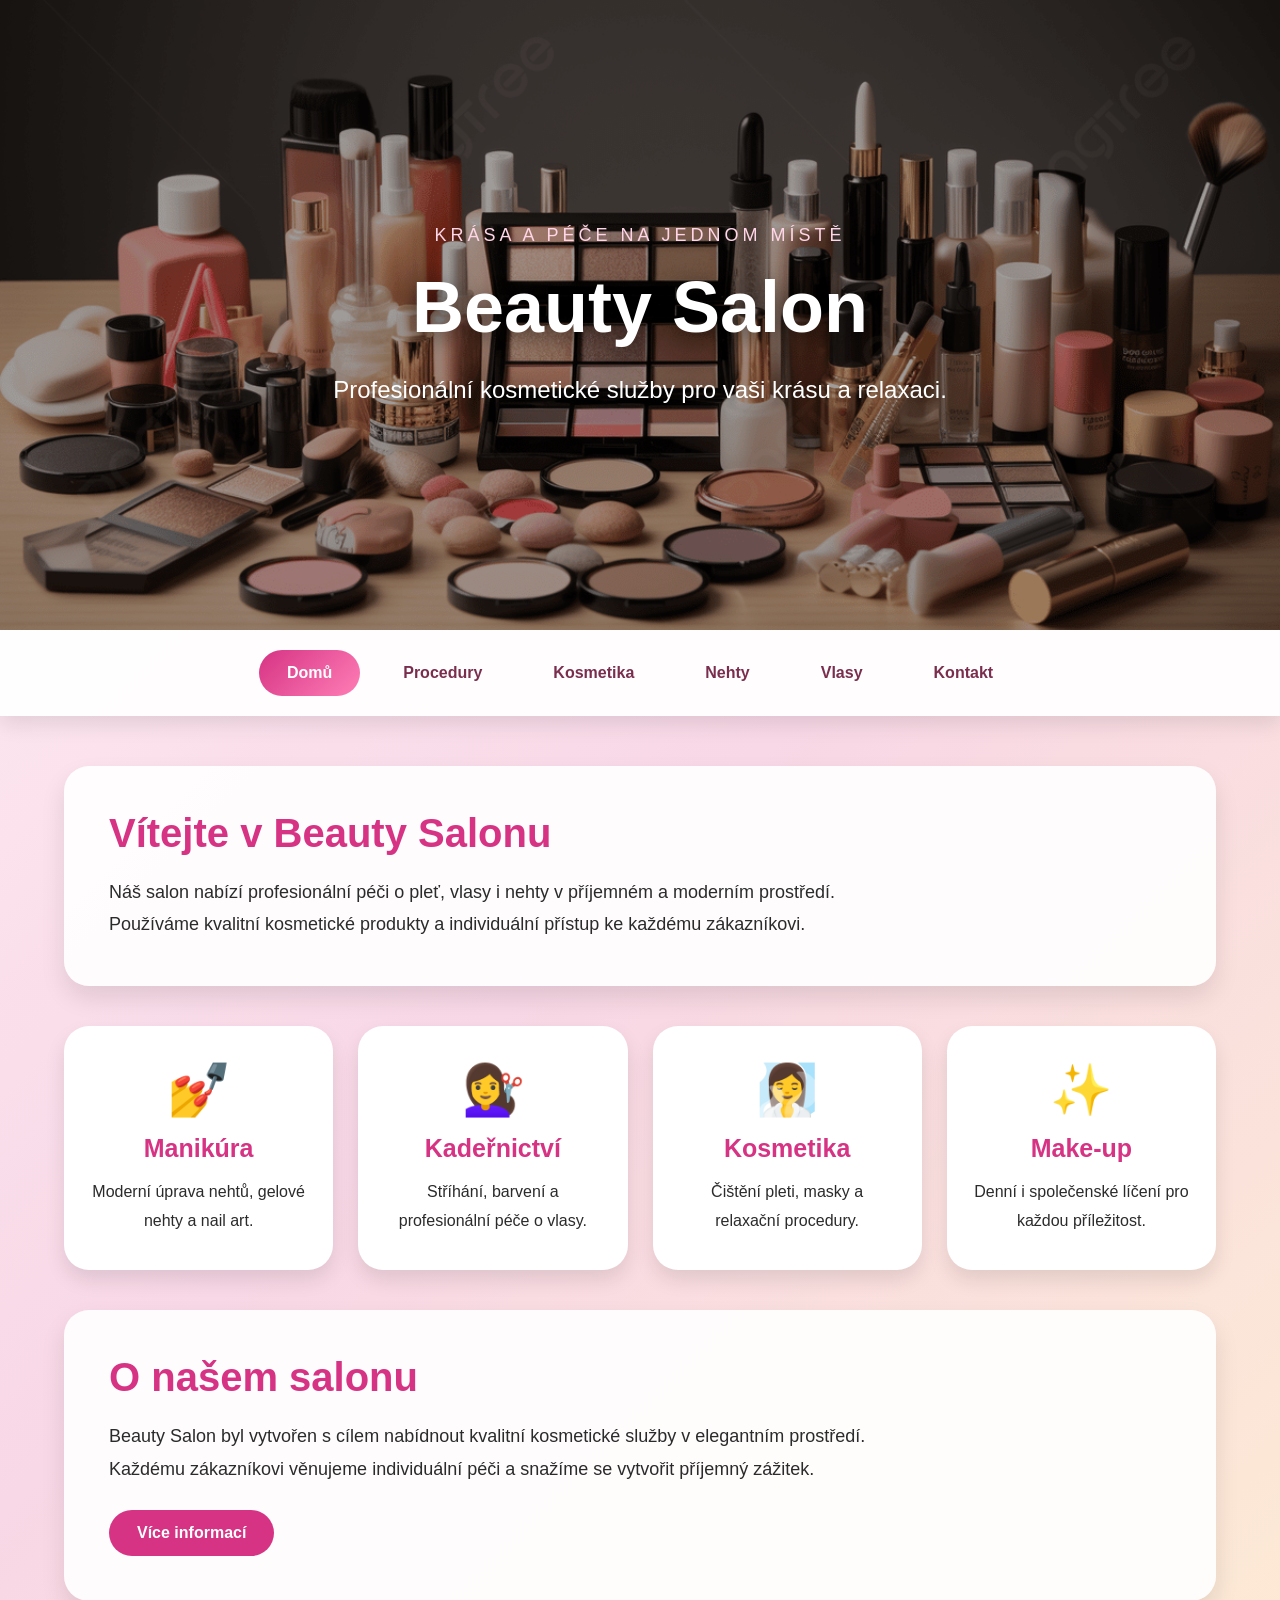
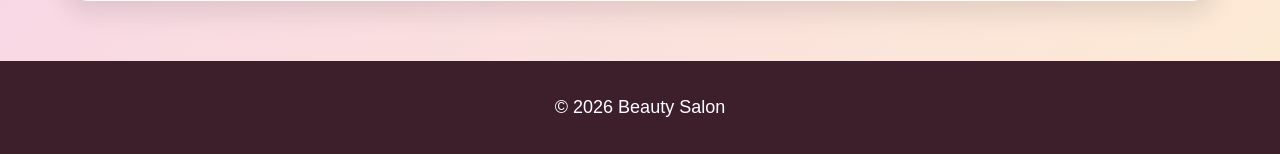
<file: index.html>
<!DOCTYPE html>
<html lang="cs">
<head>
    <meta charset="UTF-8">
    <meta name="viewport" content="width=device-width, initial-scale=1.0">
    <title>Beauty Salon</title>
    <link rel="stylesheet" href="css/index.css">
</head>
<body>

<header class="hero">

    <img src="images/kosmetikanahore.jpg" alt="Beauty Salon">

    <div class="overlay"></div>

    <div class="hero-text">
        <p class="small-title">Krása a péče na jednom místě</p>
        <h1>Beauty Salon</h1>
        <p class="hero-desc">
            Profesionální kosmetické služby pro vaši krásu a relaxaci.
        </p>
    </div>

</header>

<nav>
    <a href="index.html" class="active">Domů</a>
    <a href="procedury.html">Procedury</a>
    <a href="kosmetika.html">Kosmetika</a>
    <a href="nehty.html">Nehty</a>
    <a href="vlasy.html">Vlasy</a>
    <a href="kontakt.html">Kontakt</a>
</nav>

<main>

<section class="intro">

    <h2>Vítejte v Beauty Salonu</h2>

    <p>
        Náš salon nabízí profesionální péči o pleť, vlasy i nehty
        v příjemném a moderním prostředí.
    </p>

    <p>
        Používáme kvalitní kosmetické produkty a individuální přístup
        ke každému zákazníkovi.
    </p>

</section>

<section class="cards">

    <div class="card">
        <span>💅</span>
        <h3>Manikúra</h3>
        <p>Moderní úprava nehtů, gelové nehty a nail art.</p>
    </div>

    <div class="card">
        <span>💇‍♀️</span>
        <h3>Kadeřnictví</h3>
        <p>Stříhání, barvení a profesionální péče o vlasy.</p>
    </div>

    <div class="card">
        <span>🧖‍♀️</span>
        <h3>Kosmetika</h3>
        <p>Čištění pleti, masky a relaxační procedury.</p>
    </div>

    <div class="card">
        <span>✨</span>
        <h3>Make-up</h3>
        <p>Denní i společenské líčení pro každou příležitost.</p>
    </div>

</section>

<section class="history">

    <h2>O našem salonu</h2>

    <p>
        Beauty Salon byl vytvořen s cílem nabídnout kvalitní kosmetické
        služby v elegantním prostředí.
    </p>

    <p>
        Každému zákazníkovi věnujeme individuální péči a snažíme se
        vytvořit příjemný zážitek.
    </p>

    <a href="o-salonu.html" class="more-btn">Více informací</a>

</section>

</main>

<footer>
    <p>© 2026 Beauty Salon</p>
</footer>

</body>
</html>
</file>
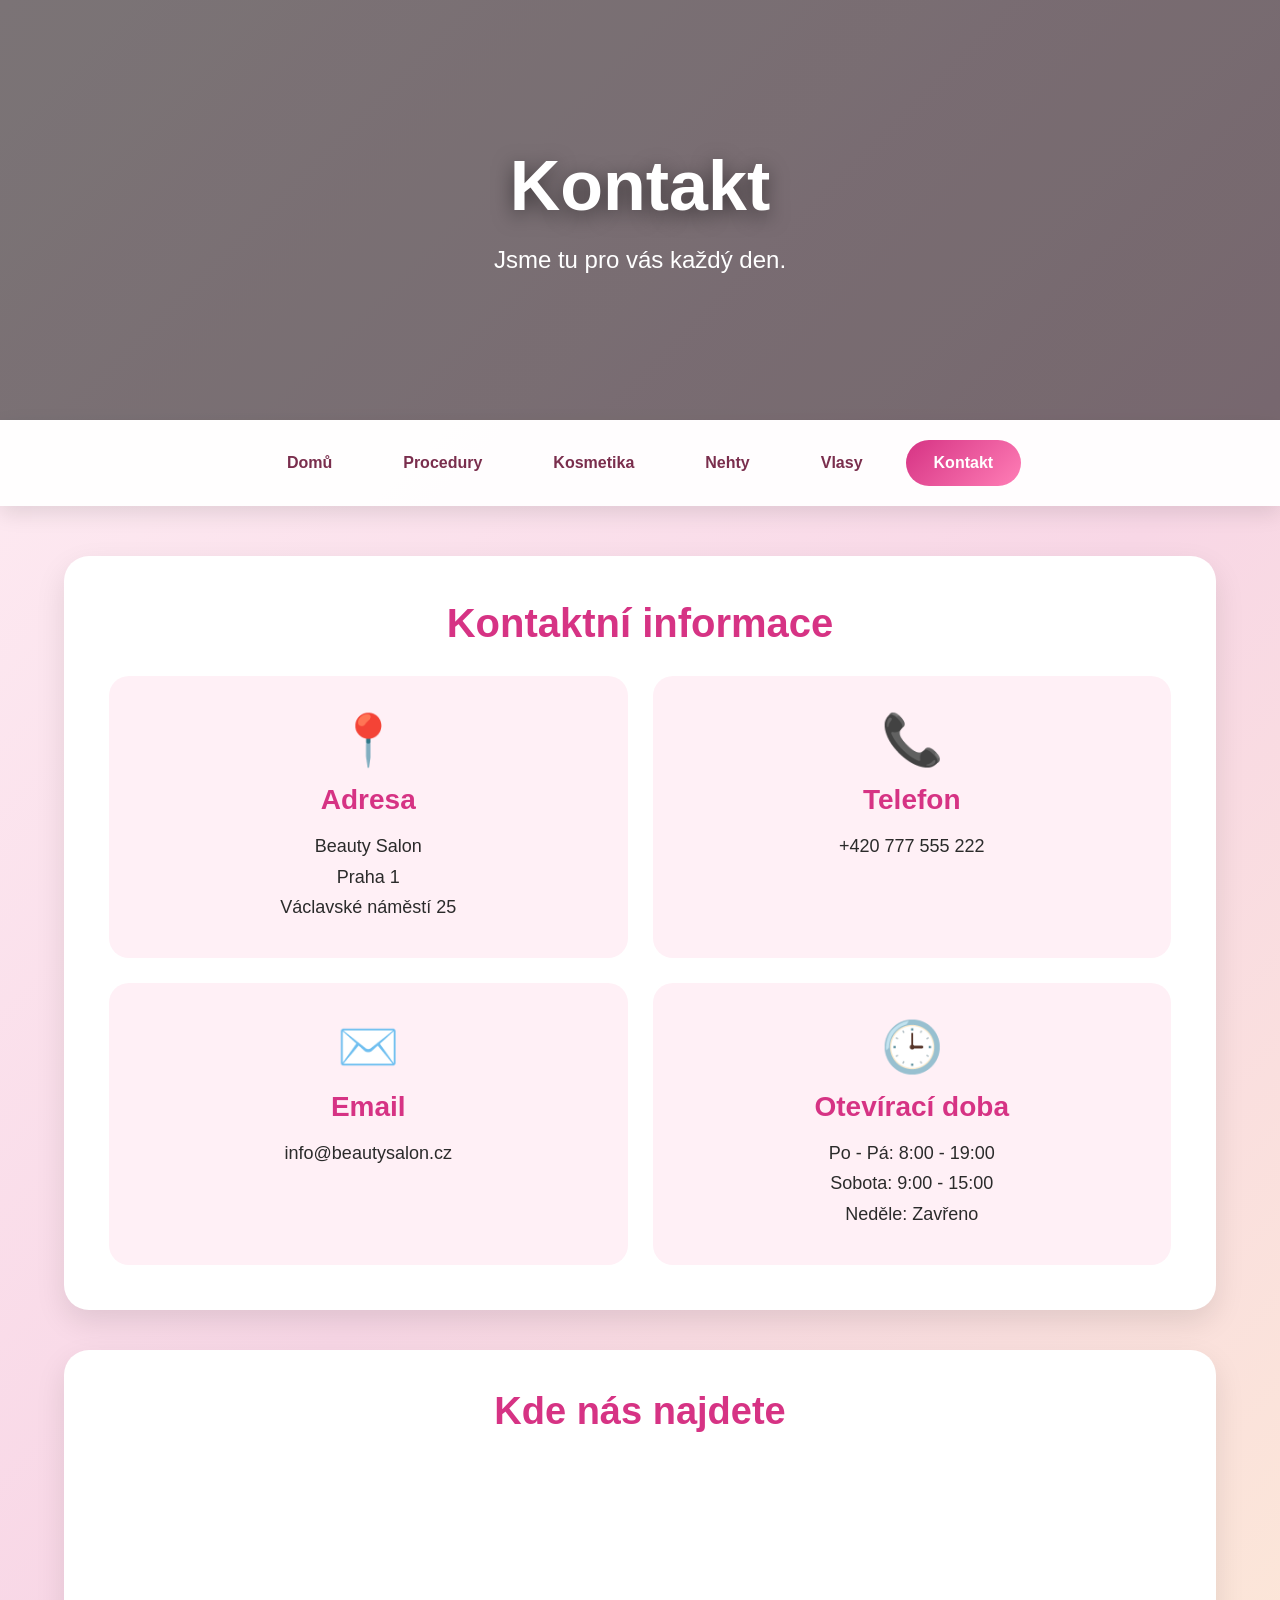
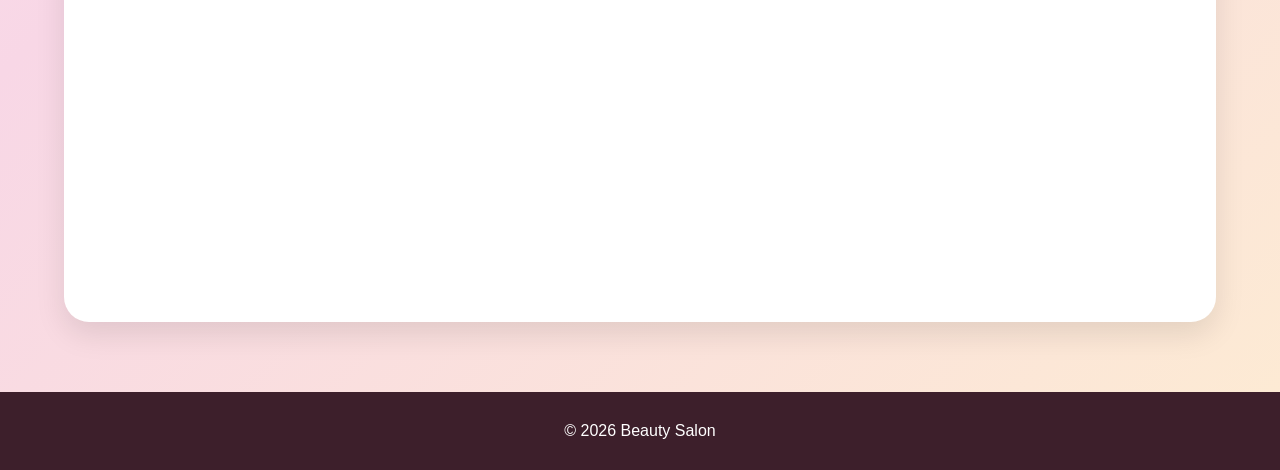
<file: kontakt.html>
<!DOCTYPE html>
<html lang="cs">
<head>
    <meta charset="UTF-8">
    <meta name="viewport" content="width=device-width, initial-scale=1.0">
    <title>Kontakt | Beauty Salon</title>

    <link rel="stylesheet" href="css/kontakt.css">
</head>

<body>

<header>

    <div class="overlay"></div>

    <div class="hero-text">

        <h1>Kontakt</h1>

        <p>
            Jsme tu pro vás každý den.
        </p>

    </div>

</header>

<nav>

    <a href="index.html">Domů</a>

    <a href="procedury.html">Procedury</a>

    <a href="kosmetika.html">Kosmetika</a>

    <a href="nehty.html">Nehty</a>

    <a href="vlasy.html">Vlasy</a>

    <a href="kontakt.html" class="active">Kontakt</a>

</nav>

<main>

<section class="contact-box">

    <h2>Kontaktní informace</h2>

    <div class="contact-grid">

        <div class="info">

            <span>📍</span>

            <h3>Adresa</h3>

            <p>
                Beauty Salon<br>
                Praha 1<br>
                Václavské náměstí 25
            </p>

        </div>

        <div class="info">

            <span>📞</span>

            <h3>Telefon</h3>

            <p>
                +420 777 555 222
            </p>

        </div>

        <div class="info">

            <span>✉️</span>

            <h3>Email</h3>

            <p>
                info@beautysalon.cz
            </p>

        </div>

        <div class="info">

            <span>🕒</span>

            <h3>Otevírací doba</h3>

            <p>
                Po - Pá: 8:00 - 19:00<br>
                Sobota: 9:00 - 15:00<br>
                Neděle: Zavřeno
            </p>

        </div>

    </div>

</section>

<section class="map">

    <h2>Kde nás najdete</h2>

    <iframe 
        src="https://www.google.com/maps/embed?pb=!1m18!1m12!1m3!1d2563.8884728633877!2d14.423278!3d50.081111!2m3!1f0!2f0!3f0!3m2!1i1024!2i768!4f13.1!3m3!1m2!1s0x470b94ecf0d6f3df%3A0x7c3d5e5c9f7f8f2f!2sV%C3%A1clavsk%C3%A9%20n%C3%A1m.%2C%20Praha!5e0!3m2!1scs!2scz!4v1710000000000"
        allowfullscreen=""
        loading="lazy">
    </iframe>

</section>

</main>

<footer>

    <p>
        © 2026 Beauty Salon
    </p>

</footer>

</body>
</html>
</file>
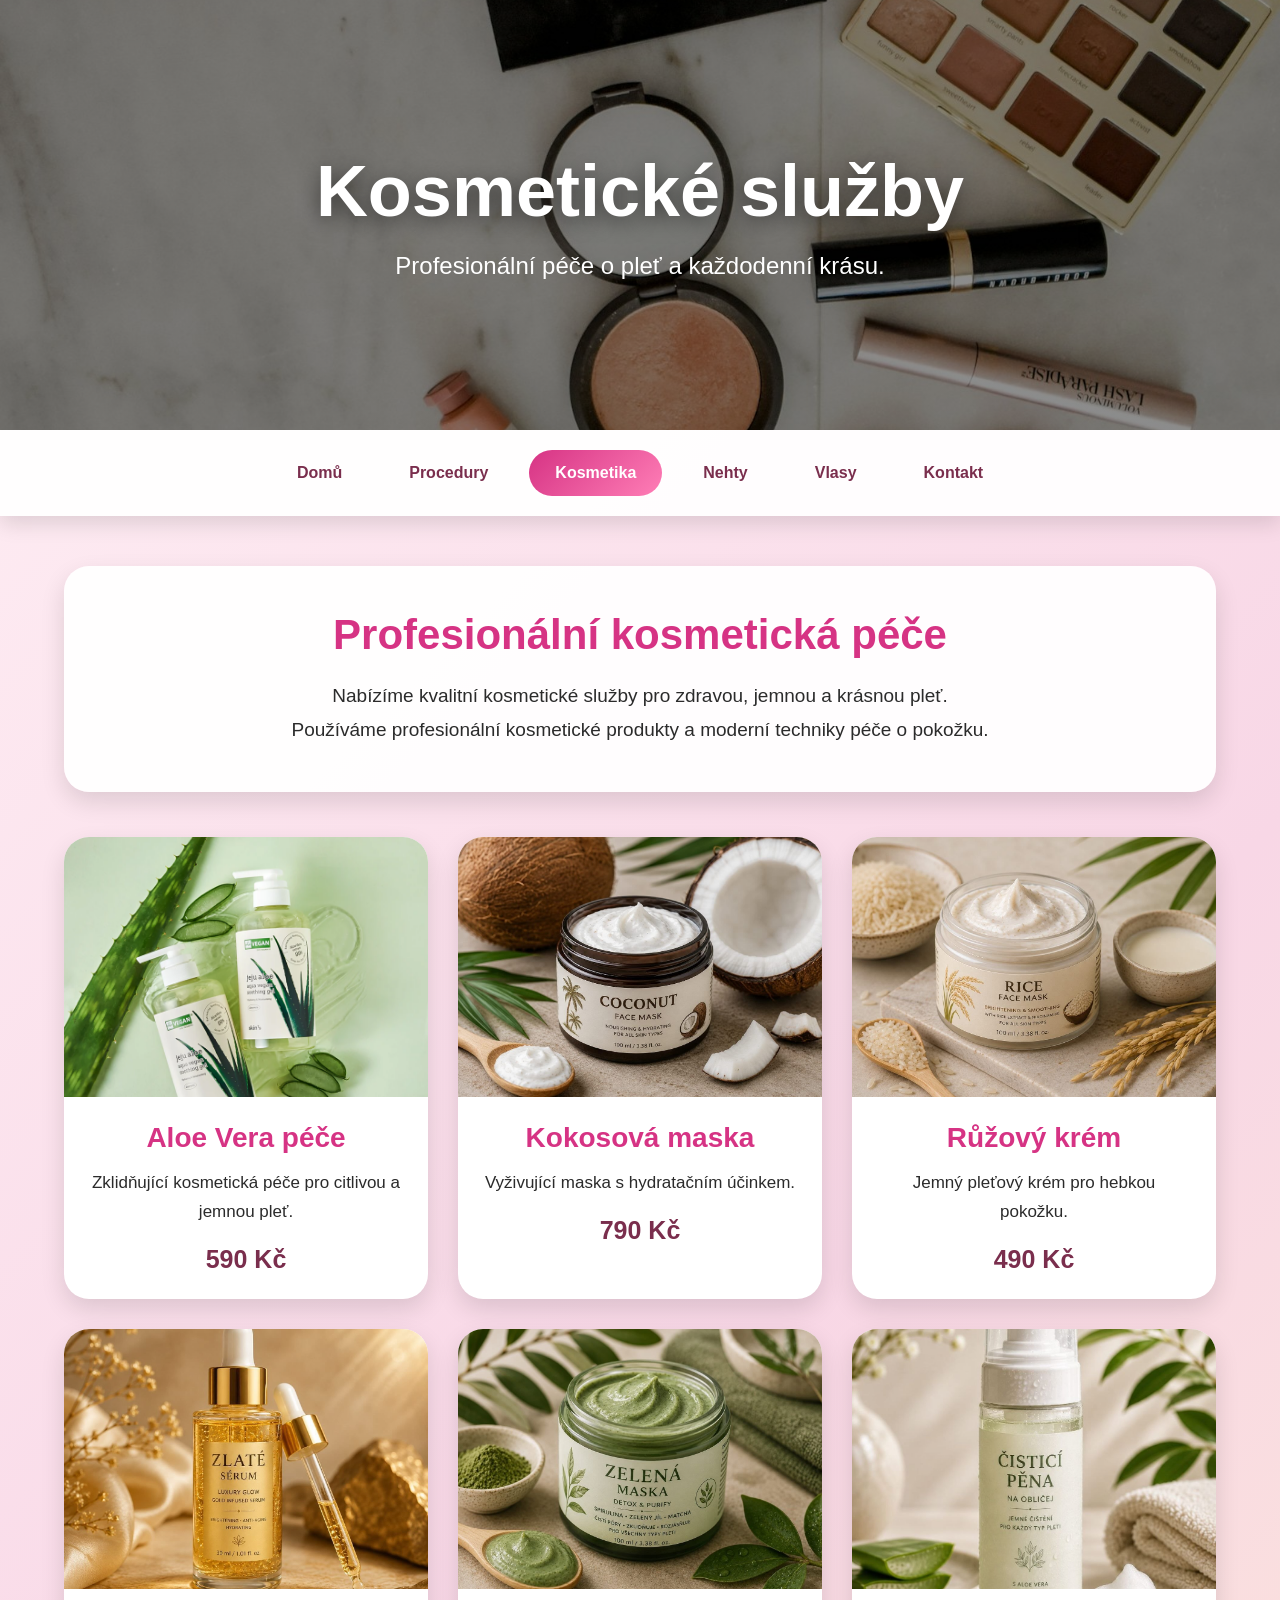
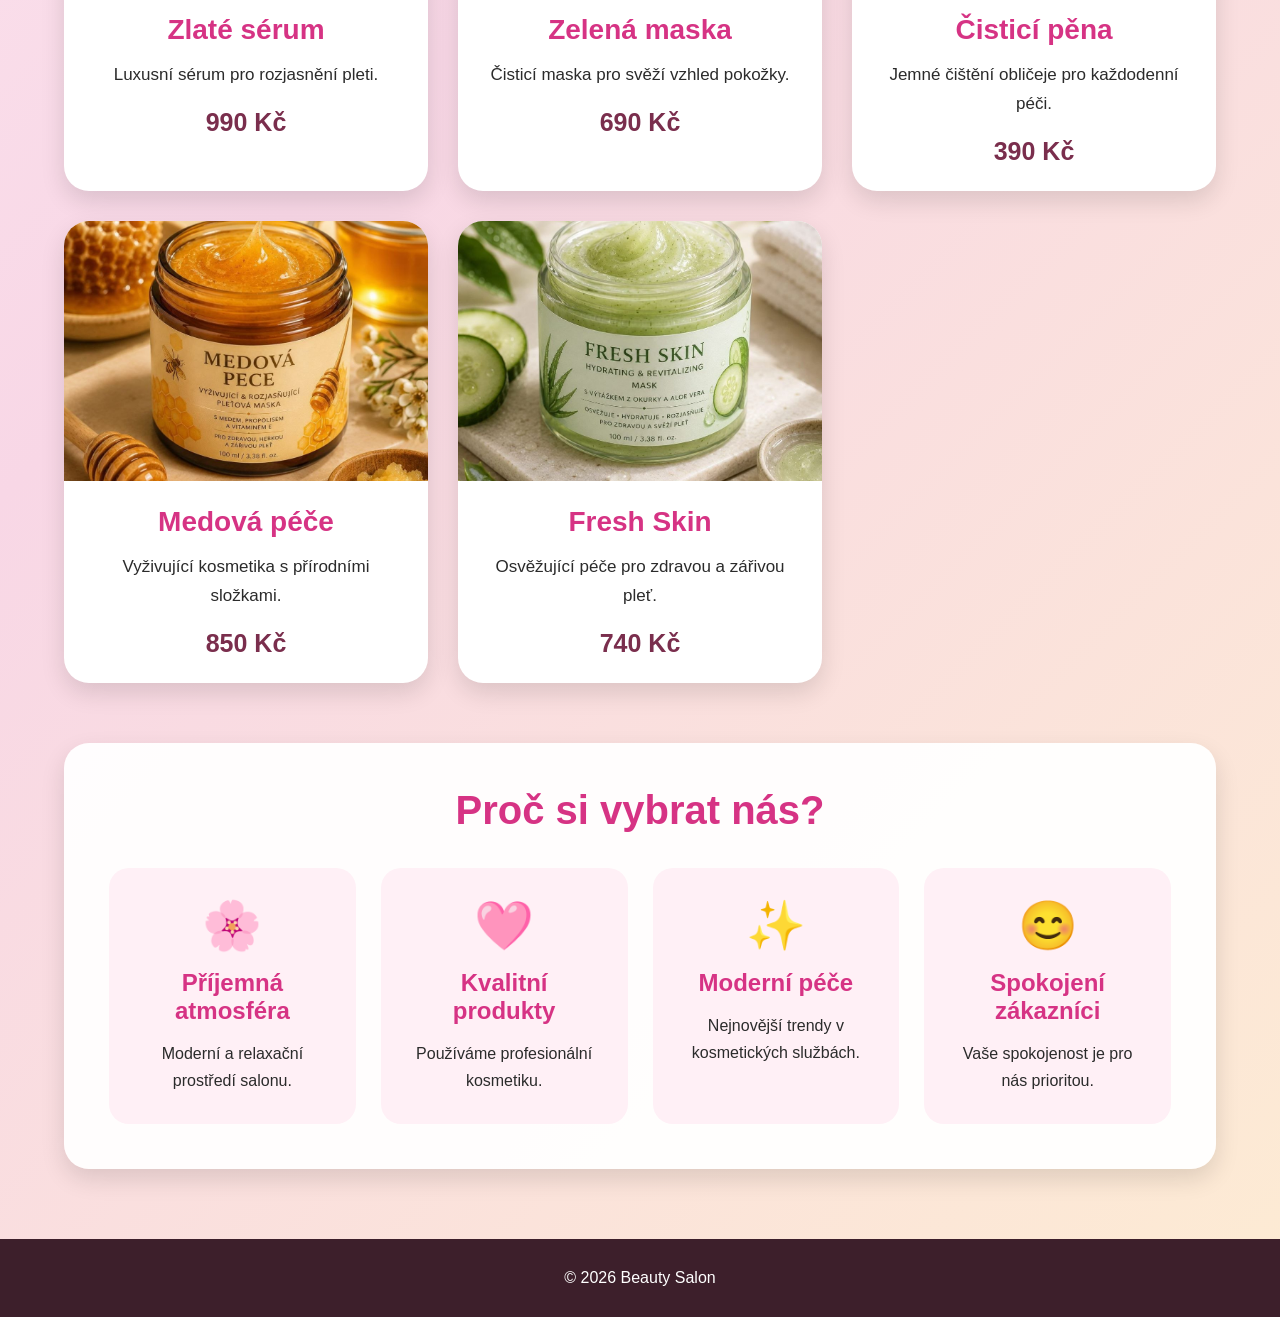
<file: kosmetika.html>
<!DOCTYPE html>
<html lang="cs">
<head>
    <meta charset="UTF-8">
    <meta name="viewport" content="width=device-width, initial-scale=1.0">
    <title>Kosmetika | Beauty Salon</title>

    <link rel="stylesheet" href="css/kosmetika.css">
</head>

<body>

<header>

    <div class="hero-text">

        <h1>Kosmetické služby</h1>

        <p>
            Profesionální péče o pleť a každodenní krásu.
        </p>

    </div>

</header>

<nav>

    <a href="index.html">Domů</a>

    <a href="procedury.html">Procedury</a>

    <a href="kosmetika.html" class="active">Kosmetika</a>

    <a href="nehty.html">Nehty</a>

    <a href="vlasy.html">Vlasy</a>

    <a href="kontakt.html">Kontakt</a>

</nav>

<main>

<section class="intro">

    <h2>Profesionální kosmetická péče</h2>

    <p>
        Nabízíme kvalitní kosmetické služby
        pro zdravou, jemnou a krásnou pleť.
    </p>

    <p>
        Používáme profesionální kosmetické produkty
        a moderní techniky péče o pokožku.
    </p>

</section>

<section class="cards">

    <div class="card">

        <img src="images/aloe.jpg" alt="Aloe Vera">

        <div class="card-content">

            <h3>Aloe Vera péče</h3>

            <p>
                Zklidňující kosmetická péče
                pro citlivou a jemnou pleť.
            </p>

            <div class="price">
                590 Kč
            </div>

        </div>

    </div>

    <div class="card">

        <img src="images/kokosik.jpg" alt="Kokosová maska">

        <div class="card-content">

            <h3>Kokosová maska</h3>

            <p>
                Vyživující maska
                s hydratačním účinkem.
            </p>

            <div class="price">
                790 Kč
            </div>

        </div>

    </div>

    <div class="card">

        <img src="images/rice.jpg" alt="Růžový krém">

        <div class="card-content">

            <h3>Růžový krém</h3>

            <p>
                Jemný pleťový krém
                pro hebkou pokožku.
            </p>

            <div class="price">
                490 Kč
            </div>

        </div>

    </div>

    <div class="card">

        <img src="images/zlato.jpg" alt="Zlaté sérum">

        <div class="card-content">

            <h3>Zlaté sérum</h3>

            <p>
                Luxusní sérum
                pro rozjasnění pleti.
            </p>

            <div class="price">
                990 Kč
            </div>

        </div>

    </div>

    <div class="card">

        <img src="images/zelena_maska.jpg" alt="Zelená maska">

        <div class="card-content">

            <h3>Zelená maska</h3>

            <p>
                Čisticí maska
                pro svěží vzhled pokožky.
            </p>

            <div class="price">
                690 Kč
            </div>

        </div>

    </div>

    <div class="card">

        <img src="images/cisti_pena.jpg" alt="Čisticí pěna">

        <div class="card-content">

            <h3>Čisticí pěna</h3>

            <p>
                Jemné čištění obličeje
                pro každodenní péči.
            </p>

            <div class="price">
                390 Kč
            </div>

        </div>

    </div>

    <div class="card">

        <img src="images/medova_pece.jpg" alt="Medová péče">

        <div class="card-content">

            <h3>Medová péče</h3>

            <p>
                Vyživující kosmetika
                s přírodními složkami.
            </p>

            <div class="price">
                850 Kč
            </div>

        </div>

    </div>

    <div class="card">

        <img src="images/fresh_skin.jpg" alt="Fresh Skin">

        <div class="card-content">

            <h3>Fresh Skin</h3>

            <p>
                Osvěžující péče
                pro zdravou a zářivou pleť.
            </p>

            <div class="price">
                740 Kč
            </div>

        </div>

    </div>

</section>

<section class="benefits">

    <h2>Proč si vybrat nás?</h2>

    <div class="benefit-boxes">

        <div class="benefit">

            <span>🌸</span>

            <h3>Příjemná atmosféra</h3>

            <p>
                Moderní a relaxační prostředí salonu.
            </p>

        </div>

        <div class="benefit">

            <span>🩷</span>

            <h3>Kvalitní produkty</h3>

            <p>
                Používáme profesionální kosmetiku.
            </p>

        </div>

        <div class="benefit">

            <span>✨</span>

            <h3>Moderní péče</h3>

            <p>
                Nejnovější trendy v kosmetických službách.
            </p>

        </div>

        <div class="benefit">

            <span>😊</span>

            <h3>Spokojení zákazníci</h3>

            <p>
                Vaše spokojenost je pro nás prioritou.
            </p>

        </div>

    </div>

</section>

</main>

<footer>

    <p>
        © 2026 Beauty Salon
    </p>

</footer>

</body>
</html>
</file>
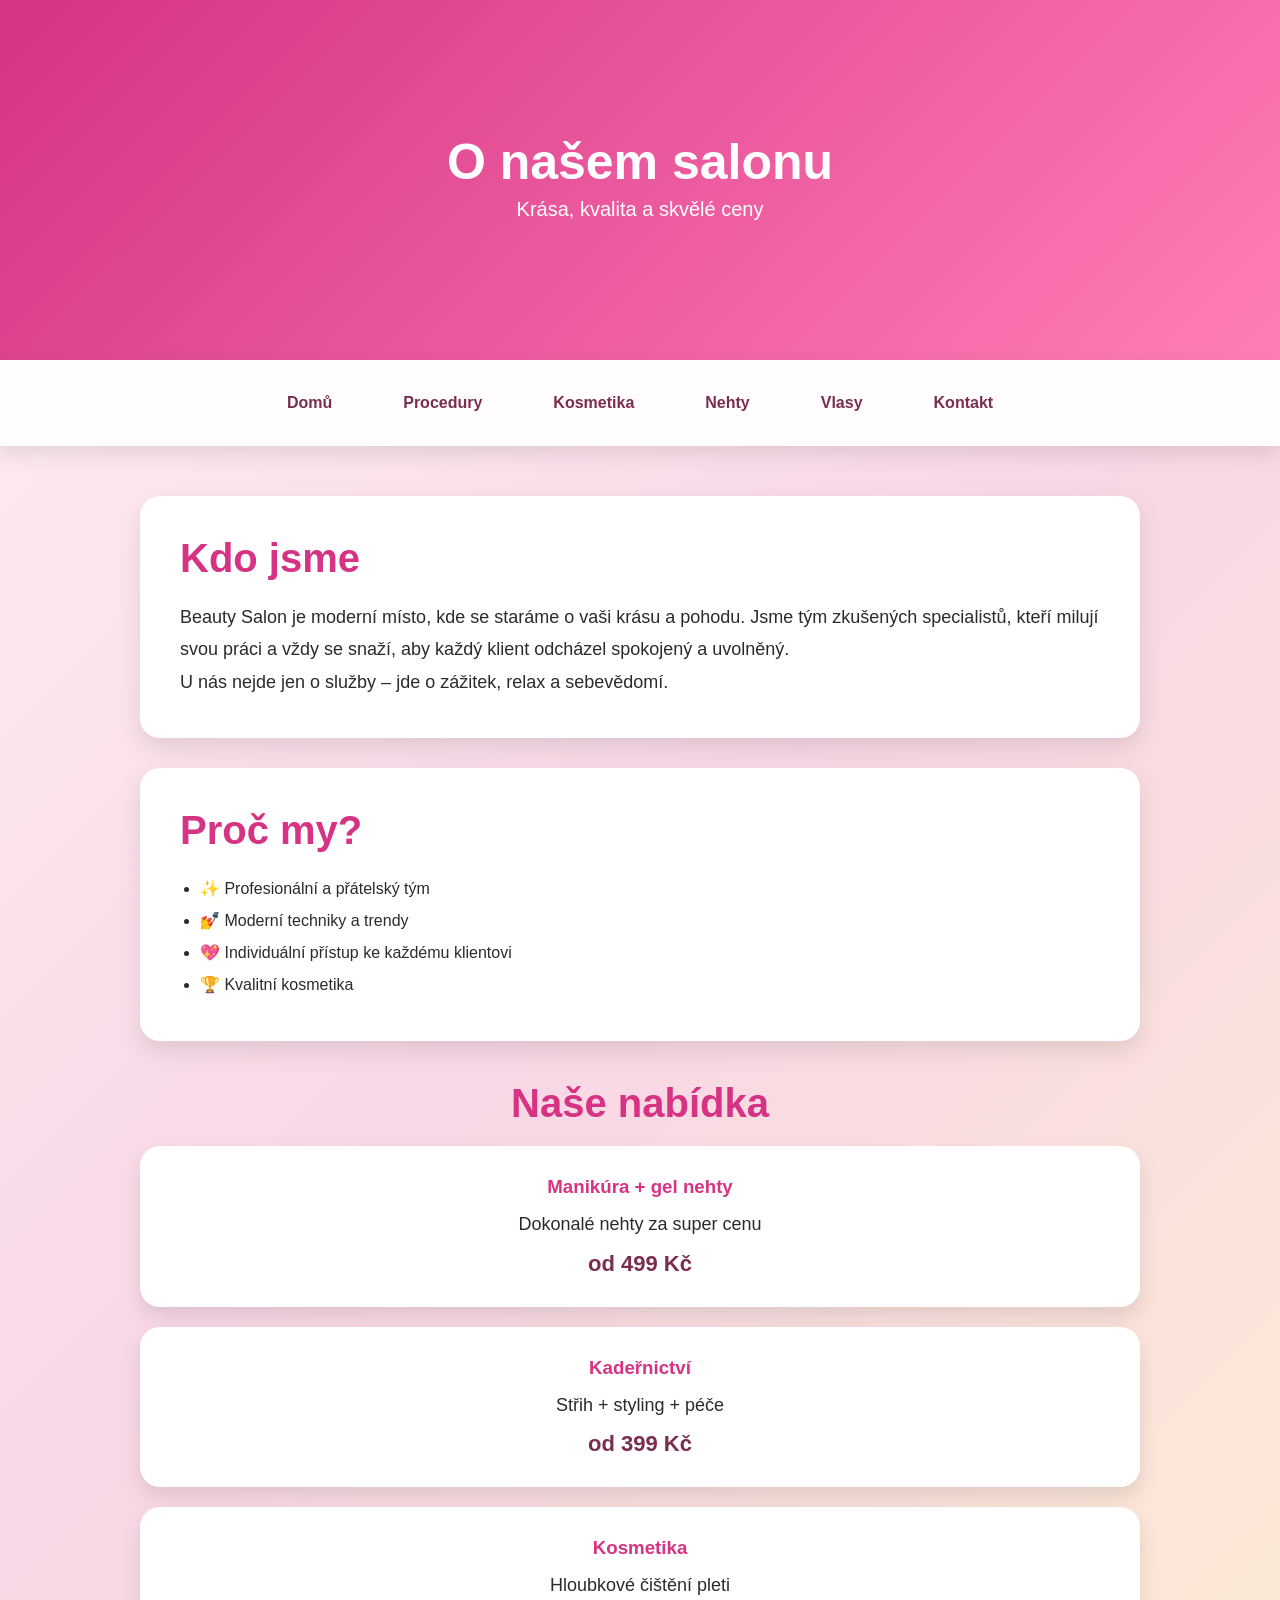
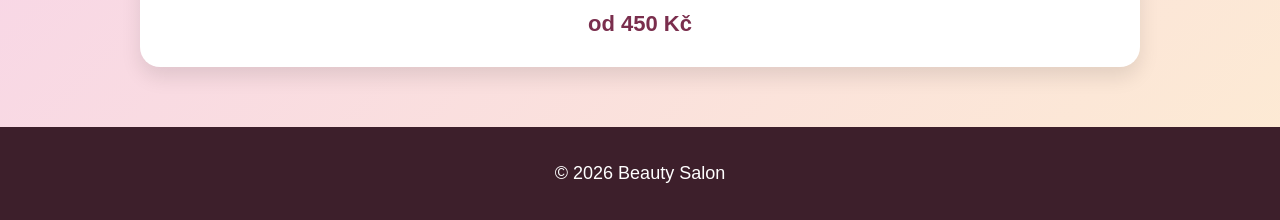
<file: o-salonu.html>
<!DOCTYPE html>
<html lang="cs">
<head>
    <meta charset="UTF-8">
    <meta name="viewport" content="width=device-width, initial-scale=1.0">
    <title>O nás | Beauty Salon</title>
    <link rel="stylesheet" href="css/index.css">
</head>
<body>

<header class="page-hero">
    <h1>O našem salonu</h1>
    <p>Krása, kvalita a skvělé ceny</p>
</header>

<nav>
    <a href="index.html">Domů</a>
    <a href="procedury.html">Procedury</a>
    <a href="kosmetika.html">Kosmetika</a>
    <a href="nehty.html">Nehty</a>
    <a href="vlasy.html">Vlasy</a>
    <a href="kontakt.html">Kontakt</a>
</nav>

<main>

<section class="about-box">

    <h2>Kdo jsme</h2>

    <p>
        Beauty Salon je moderní místo, kde se staráme o vaši krásu a pohodu.
        Jsme tým zkušených specialistů, kteří milují svou práci a vždy se snaží,
        aby každý klient odcházel spokojený a uvolněný.
    </p>

    <p>
        U nás nejde jen o služby – jde o zážitek, relax a sebevědomí.
    </p>

</section>

<section class="about-box">

    <h2>Proč my?</h2>

    <ul>
        <li>✨ Profesionální a přátelský tým</li>
        <li>💅 Moderní techniky a trendy</li>
        <li>💖 Individuální přístup ke každému klientovi</li>
        <li>🏆 Kvalitní kosmetika</li>
    </ul>

</section>

<section class="offers">

    <h2>Naše nabídka</h2>

    <div class="offer-card">
        <h3>Manikúra + gel nehty</h3>
        <p>Dokonalé nehty za super cenu</p>
        <span>od 499 Kč</span>
    </div>

    <div class="offer-card">
        <h3>Kadeřnictví</h3>
        <p>Střih + styling + péče</p>
        <span>od 399 Kč</span>
    </div>

    <div class="offer-card">
        <h3>Kosmetika</h3>
        <p>Hloubkové čištění pleti</p>
        <span>od 450 Kč</span>
    </div>

</section>

</main>

<footer>
    <p>© 2026 Beauty Salon</p>
</footer>

</body>
</html>
</file>
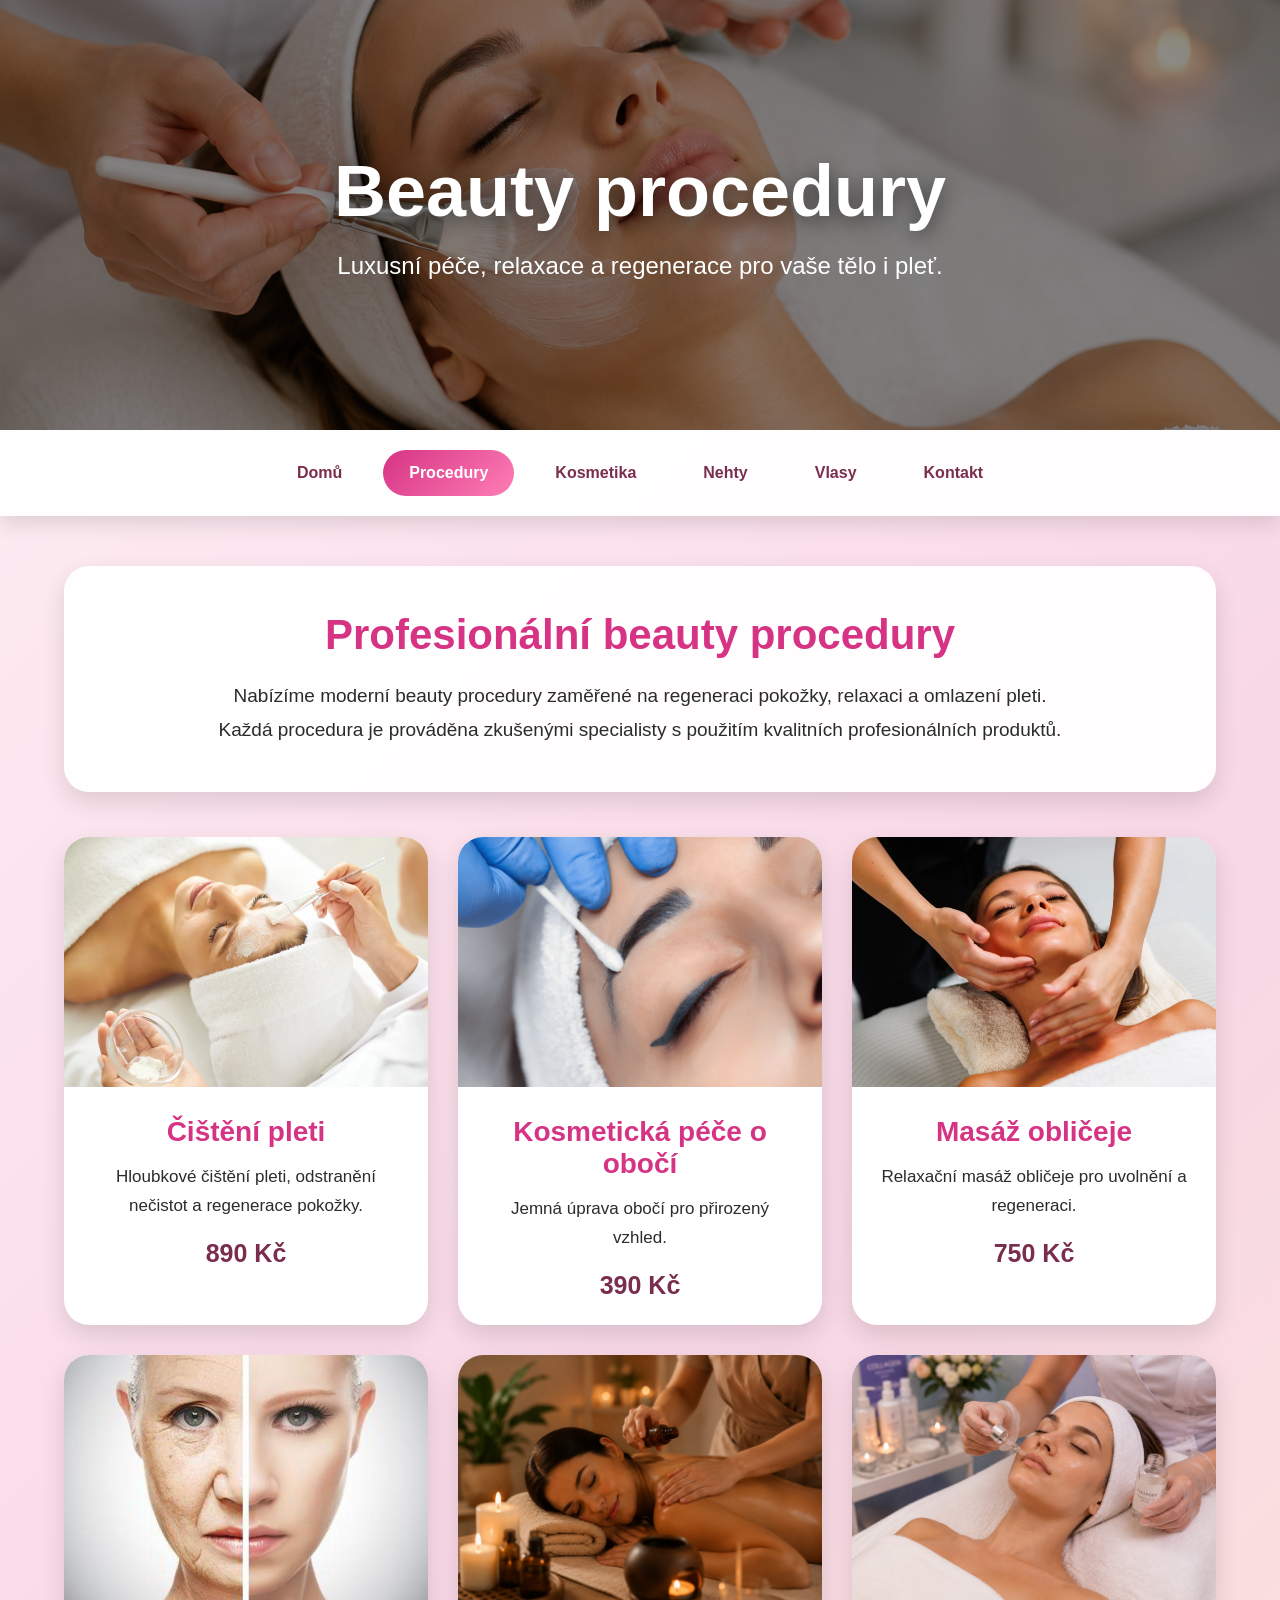
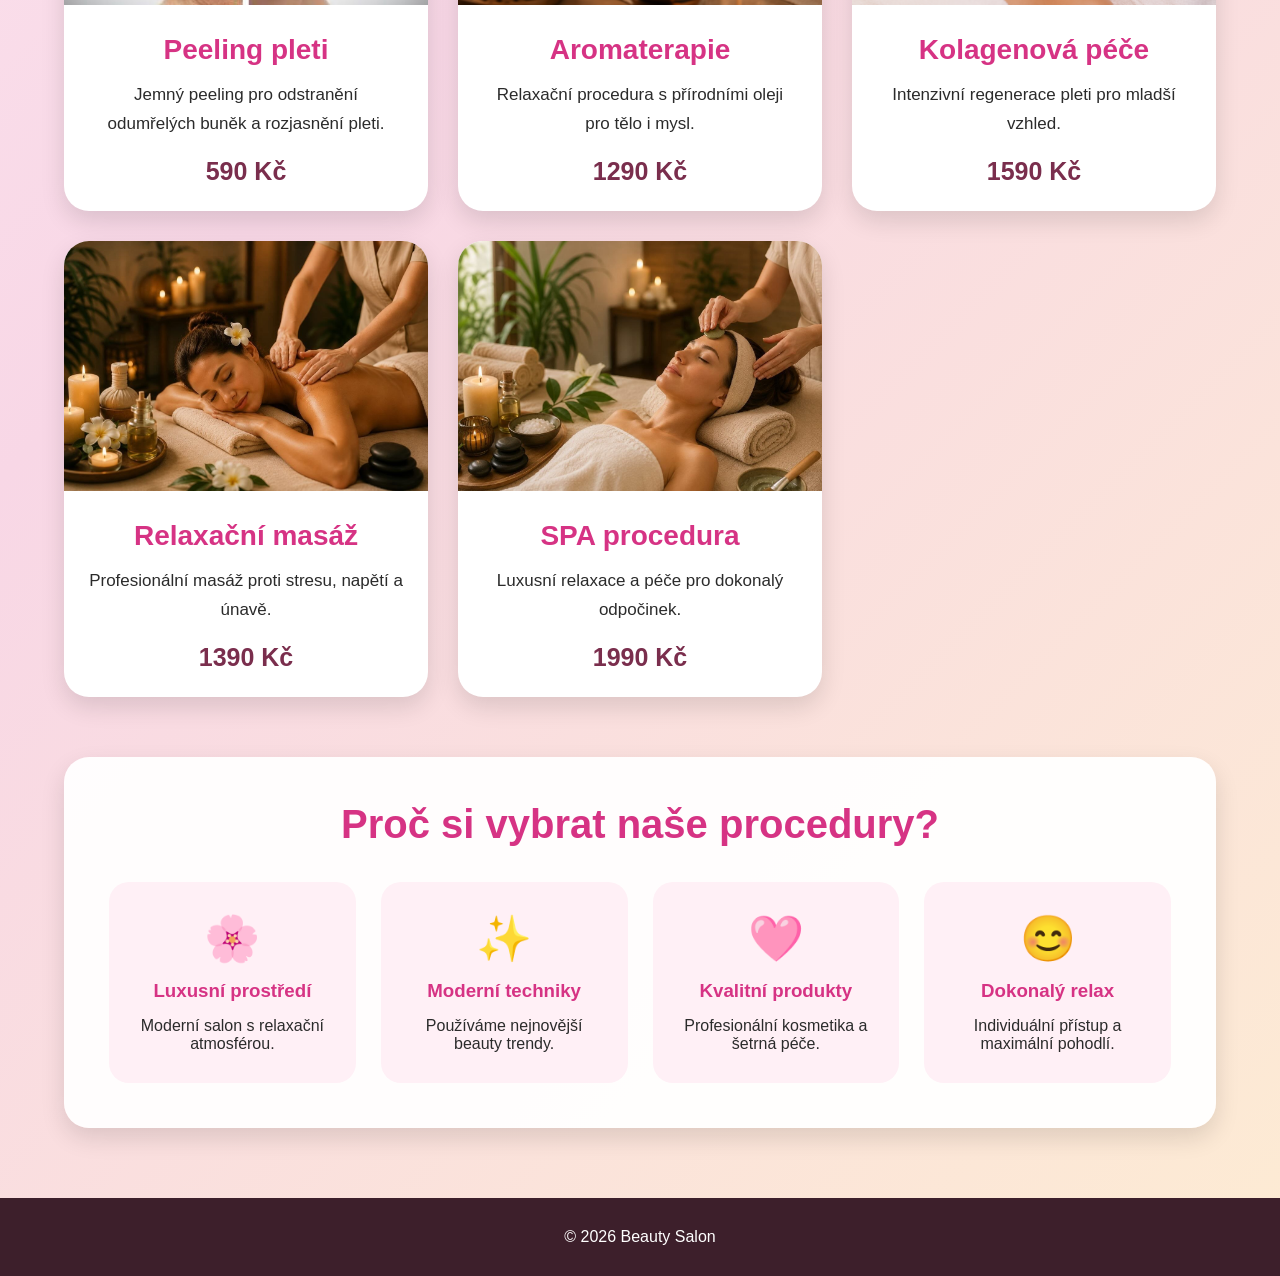
<file: procedury.html>
<!DOCTYPE html>
<html lang="cs">
<head>
<meta charset="UTF-8">
<meta name="viewport" content="width=device-width, initial-scale=1.0">
<title>Procedury | Beauty Salon</title>
<link rel="stylesheet" href="css/procedury.css">
</head>

<body>

<header>

    <div class="hero-text">

        <h1>Beauty procedury</h1>

        <p>
            Luxusní péče, relaxace a regenerace pro vaše tělo i pleť.
        </p>

    </div>

</header>

<nav>

    <a href="index.html">
        Domů
    </a>

     <a href="procedury.html" class="active">
        Procedury
    </a>

    <a href="kosmetika.html">
        Kosmetika
    </a>

    <a href="nehty.html">
        Nehty
    </a>

    <a href="vlasy.html">
        Vlasy
    </a>

    <a href="kontakt.html">
        Kontakt
    </a>

</nav>

<main>

<div class="intro">

    <h2>Profesionální beauty procedury</h2>

    <p>
        Nabízíme moderní beauty procedury zaměřené
        na regeneraci pokožky, relaxaci a omlazení pleti.
    </p>

    <p>
        Každá procedura je prováděna zkušenými specialisty
        s použitím kvalitních profesionálních produktů.
    </p>

</div>

<div class="cards">

    <div class="card">

        <img src="images/cistenipleti2.jpg">

        <div class="card-content">

            <h3>Čištění pleti</h3>

            <p>
                Hloubkové čištění pleti,
                odstranění nečistot a regenerace pokožky.
            </p>

            <div class="price">
                890 Kč
            </div>

        </div>

    </div>
    <div class="card">

        <img src="images/oboci.jpg">

        <div class="card-content">

            <h3>Kosmetická péče o obočí</h3>

            <p>
                Jemná úprava obočí
                pro přirozený vzhled.
            </p>

            <div class="price">
                390 Kč
            </div>

        </div>

    </div>

    

    <div class="card">

        <img src="images/masazoblicije.jpg">

        <div class="card-content">

            <h3>Masáž obličeje</h3>

            <p>
                Relaxační masáž obličeje
                pro uvolnění a regeneraci.
            </p>

            <div class="price">
                750 Kč
            </div>

        </div>

    </div>

   <div class="card">

    <img src="images/pilingpleti.jpg">

    <div class="card-content">

        <h3>Peeling pleti</h3>

        <p>
            Jemný peeling pro odstranění
            odumřelých buněk a rozjasnění pleti.
        </p>

        <div class="price">
            590 Kč
        </div>

    </div>

</div>

    <div class="card">

        <img src="images/aromaterapie.png">

        <div class="card-content">

            <h3>Aromaterapie</h3>

            <p>
                Relaxační procedura s přírodními oleji
                pro tělo i mysl.
            </p>

            <div class="price">
                1290 Kč
            </div>

        </div>

    </div>

    <div class="card">

        <img src="images/calgenova.png">

        <div class="card-content">

            <h3>Kolagenová péče</h3>

            <p>
                Intenzivní regenerace pleti
                pro mladší vzhled.
            </p>

            <div class="price">
                1590 Kč
            </div>

        </div>

    </div>

    <div class="card">

        <img src="images/masaz_proced.jpg">

        <div class="card-content">

            <h3>Relaxační masáž</h3>

            <p>
                Profesionální masáž proti stresu,
                napětí a únavě.
            </p>

            <div class="price">
                1390 Kč
            </div>

        </div>

    </div>

    <div class="card">

        <img src="images/spa_proced.jpg">

        <div class="card-content">

            <h3>SPA procedura</h3>

            <p>
                Luxusní relaxace a péče
                pro dokonalý odpočinek.
            </p>

            <div class="price">
                1990 Kč
            </div>

        </div>

    </div>

</div>

<div class="benefits">

    <h2>Proč si vybrat naše procedury?</h2>

    <div class="benefit-boxes">

        <div class="benefit">

            <span>🌸</span>

            <h3>Luxusní prostředí</h3>

            <p>
                Moderní salon s relaxační atmosférou.
            </p>

        </div>

        <div class="benefit">

            <span>✨</span>

            <h3>Moderní techniky</h3>

            <p>
                Používáme nejnovější beauty trendy.
            </p>

        </div>

        <div class="benefit">

            <span>🩷</span>

            <h3>Kvalitní produkty</h3>

            <p>
                Profesionální kosmetika
                a šetrná péče.
            </p>

        </div>

        <div class="benefit">

            <span>😊</span>

            <h3>Dokonalý relax</h3>

            <p>
                Individuální přístup
                a maximální pohodlí.
            </p>

        </div>

    </div>

</div>

</main>

<footer>

    <p>
        © 2026 Beauty Salon
    </p>

</footer>

</body>
</html>
</file>
<file: css/index.css>
*{
    margin:0;
    padding:0;
    box-sizing:border-box;
}

html, body{
    overflow-x:hidden;
}

body{
    font-family:"Segoe UI", Arial, sans-serif;
    background:linear-gradient(135deg,#fff0f5,#f8d7e6,#fdebd3);
    color:#2b2b2b;
}

/* HERO */

.hero{
    position:relative;
    height:70vh;
    display:flex;
    justify-content:center;
    align-items:center;
    text-align:center;
    overflow:hidden;
}

.hero img{
    position:absolute;
    width:100%;
    height:100%;
    object-fit:cover;
}

.overlay{
    position:absolute;
    width:100%;
    height:100%;
    background:rgba(0,0,0,0.35);
}

.hero-text{
    position:relative;
    z-index:2;
    color:white;
    padding:20px;
}

.small-title{
    font-size:18px;
    letter-spacing:4px;
    text-transform:uppercase;
    margin-bottom:15px;
    color:#ffd6e7;
}

.hero h1{
    font-size:72px;
    margin-bottom:20px;
    text-shadow:0 5px 20px rgba(0,0,0,0.5);
}

.hero-desc{
    font-size:24px;
}

/* NAV */

nav{
    background:rgba(255,255,255,0.95);
    display:flex;
    justify-content:center;
    flex-wrap:wrap;
    gap:15px;
    padding:20px;
    box-shadow:0 8px 20px rgba(0,0,0,0.1);
}

nav a{
    text-decoration:none;
    color:#7a2e4d;
    font-weight:bold;
    padding:14px 28px;
    border-radius:30px;
    transition:0.3s;
}

nav a:hover,
nav a.active{
    background:linear-gradient(135deg,#d63384,#ff7eb6);
    color:white;
}

/* MAIN */

main{
    width:90%;
    max-width:1200px;
    margin:50px auto;
}

.intro,
.history{
    background:rgba(255,255,255,0.92);
    padding:45px;
    border-radius:25px;
    margin-bottom:40px;
    box-shadow:0 12px 25px rgba(0,0,0,0.1);
}

h2{
    font-size:40px;
    color:#d63384;
    margin-bottom:20px;
}

p{
    font-size:18px;
    line-height:1.8;
}

/* CARDS */

.cards{
    display:grid;
    grid-template-columns:repeat(4,1fr);
    gap:25px;
    margin-bottom:40px;
}

.card{
    background:white;
    padding:35px 25px;
    border-radius:25px;
    text-align:center;
    box-shadow:0 10px 20px rgba(0,0,0,0.1);
    transition:0.3s;
}

.card:hover{
    transform:translateY(-10px);
}

.card span{
    font-size:50px;
}

.card h3{
    margin:15px 0;
    font-size:25px;
    color:#d63384;
}

.card p{
    font-size:16px;
}

/* BUTTON */

.more-btn{
    display:inline-block;
    margin-top:25px;
    padding:14px 28px;
    background:#d63384;
    color:white;
    text-decoration:none;
    font-weight:bold;
    border-radius:30px;
    transition:0.3s;
}

.more-btn:hover{
    background:#ff7eb6;
    color:#fff;
}

/* FOOTER */

footer{
    background:#3d1f2b;
    color:white;
    text-align:center;
    padding:30px;
    margin-top:60px;
}
.page-hero{
    height:40vh;
    background:linear-gradient(135deg,#d63384,#ff7eb6);
    display:flex;
    flex-direction:column;
    justify-content:center;
    align-items:center;
    color:white;
    text-align:center;
}

.page-hero h1{
    font-size:50px;
}

.page-hero p{
    font-size:20px;
}

/* ABOUT BOX */

.about-box{
    background:white;
    padding:40px;
    border-radius:20px;
    margin:30px auto;
    max-width:1000px;
    box-shadow:0 10px 25px rgba(0,0,0,0.1);
}

.about-box ul{
    margin-top:15px;
    padding-left:20px;
    line-height:2;
}


.offers{
    max-width:1000px;
    margin:40px auto;
    text-align:center;
}

.offer-card{
    background:white;
    padding:30px;
    margin:20px 0;
    border-radius:20px;
    box-shadow:0 10px 20px rgba(0,0,0,0.1);
    transition:0.3s;
}

.offer-card:hover{
    transform:translateY(-5px);
}

.offer-card h3{
    color:#d63384;
    margin-bottom:10px;
}

.offer-card span{
    display:block;
    margin-top:10px;
    font-size:22px;
    font-weight:bold;
    color:#7a2e4d;
}

/* TABLET */

@media (max-width:900px){

    .cards{
        grid-template-columns:repeat(2,1fr);
    }

    .hero h1{
        font-size:50px;
    }

    .hero-desc{
        font-size:20px;
    }
}

/* MOBILE */

@media (max-width:600px){

    .hero{
        height:55vh;
    }

    .hero h1{
        font-size:38px;
    }

    .hero-desc{
        font-size:18px;
    }

    .small-title{
        font-size:14px;
        letter-spacing:2px;
    }

    nav{
        flex-direction:column;
    }

    nav a{
        width:90%;
        text-align:center;
    }

    .cards{
        grid-template-columns:1fr;
    }

    .intro,
    .history{
        padding:25px;
    }

    h2{
        font-size:28px;
    }

    p{
        font-size:16px;
    }
}
</file>
<file: css/kontakt.css>
*{
    margin:0;
    padding:0;
    box-sizing:border-box;
}

html,
body{
    overflow-x:hidden;
}

body{
    font-family:"Segoe UI", Arial, sans-serif;
    background:linear-gradient(135deg,#fff0f5,#f8d7e6,#fdebd3);
    color:#2b2b2b;
}

/* HEADER */

header{
    position:relative;
    height:420px;

    background-image:
    linear-gradient(rgba(0,0,0,0.4), rgba(0,0,0,0.4)),
    url("https://images.unsplash.com/photo-1521590832167-7bcbfaa6381f?q=80&w=1600");

    background-size:cover;
    background-position:center;

    display:flex;
    justify-content:center;
    align-items:center;
    text-align:center;

    overflow:hidden;
}

.overlay{
    position:absolute;
    width:100%;
    height:100%;
    background:rgba(0,0,0,0.2);
}

.hero-text{
    position:relative;
    z-index:2;
    color:white;
    padding:20px;
}

.hero-text h1{
    font-size:70px;
    margin-bottom:20px;
    text-shadow:0 5px 20px rgba(0,0,0,0.5);
}

.hero-text p{
    font-size:24px;
}

/* NAVIGATION */

nav{
    background:rgba(255,255,255,0.95);
    display:flex;
    justify-content:center;
    align-items:center;
    flex-wrap:wrap;
    gap:15px;
    padding:20px;
    box-shadow:0 8px 20px rgba(0,0,0,0.1);
}

nav a{
    text-decoration:none;
    color:#7a2e4d;
    padding:14px 28px;
    border-radius:30px;
    font-weight:bold;
    transition:0.3s;
}

nav a:hover,
nav a.active{
    background:linear-gradient(135deg,#d63384,#ff7eb6);
    color:white;
}

/* MAIN */

main{
    width:90%;
    max-width:1200px;
    margin:50px auto;
}

/* CONTACT */

.contact-box{
    background:white;
    padding:45px;
    border-radius:25px;
    box-shadow:0 12px 30px rgba(0,0,0,0.1);
    margin-bottom:40px;
}

.contact-box h2{
    color:#d63384;
    font-size:40px;
    margin-bottom:30px;
    text-align:center;
}

.contact-grid{
    display:grid;
    grid-template-columns:repeat(2,1fr);
    gap:25px;
}

.info{
    background:#fff0f6;
    padding:35px 25px;
    border-radius:20px;
    text-align:center;
    transition:0.3s;
}

.info:hover{
    transform:translateY(-8px);
}

.info span{
    font-size:50px;
}

.info h3{
    margin:15px 0;
    color:#d63384;
    font-size:28px;
}

.info p{
    font-size:18px;
    line-height:1.7;
}

/* MAP */

.map{
    background:white;
    padding:40px;
    border-radius:25px;
    box-shadow:0 12px 30px rgba(0,0,0,0.1);
    text-align:center;
}

.map h2{
    color:#d63384;
    margin-bottom:25px;
    font-size:38px;
}

iframe{
    width:100%;
    height:420px;
    border:none;
    border-radius:20px;
}

/* FOOTER */

footer{
    background:#3d1f2b;
    color:white;
    text-align:center;
    padding:30px;
    margin-top:70px;
}

/* TABLET */

@media (max-width:900px){

    .contact-grid{
        grid-template-columns:1fr;
    }

    .hero-text h1{
        font-size:50px;
    }

    .hero-text p{
        font-size:20px;
    }
}

/* MOBILE */

@media (max-width:600px){

    header{
        height:320px;
    }

    .hero-text h1{
        font-size:38px;
    }

    .hero-text p{
        font-size:18px;
    }

    nav{
        flex-direction:column;
    }

    nav a{
        width:90%;
        text-align:center;
    }

    .contact-box,
    .map{
        padding:25px;
    }

    .contact-box h2,
    .map h2{
        font-size:28px;
    }

    .info{
        padding:25px 20px;
    }

    .info h3{
        font-size:24px;
    }

    .info p{
        font-size:16px;
    }

    iframe{
        height:300px;
    }
}
</file>
<file: css/kosmetika.css>
*{
    margin:0;
    padding:0;
    box-sizing:border-box;
}

html,
body{
    overflow-x:hidden;
}

body{
    font-family:"Segoe UI", Arial, sans-serif;
    background:linear-gradient(135deg,#fff0f5,#f8d7e6,#fdebd3);
    color:#2b2b2b;
}

/* HEADER */

header{
    position:relative;
    height:430px;

    background-image:
    linear-gradient(rgba(0,0,0,0.45), rgba(0,0,0,0.45)),
    url("../images/kosmetic.jpg");

    background-size:cover;
    background-position:center;

    display:flex;
    justify-content:center;
    align-items:center;
    text-align:center;

    overflow:hidden;
}

.hero-text{
    position:relative;
    z-index:2;
    color:white;
    padding:20px;
}

.hero-text h1{
    font-size:72px;
    margin-bottom:20px;
    text-shadow:0 5px 20px rgba(0,0,0,0.5);
}

.hero-text p{
    font-size:24px;
}

/* NAVIGATION */

nav{
    background:rgba(255,255,255,0.95);

    display:flex;
    justify-content:center;
    align-items:center;
    flex-wrap:wrap;

    gap:15px;
    padding:20px;

    box-shadow:0 8px 20px rgba(0,0,0,0.12);
}

nav a{
    text-decoration:none;
    color:#7a2e4d;
    padding:14px 26px;
    border-radius:30px;
    font-weight:bold;
    transition:0.3s;
}

nav a:hover,
nav a.active{
    background:linear-gradient(135deg,#d63384,#ff7eb6);
    color:white;
}

/* MAIN */

main{
    width:90%;
    max-width:1250px;
    margin:50px auto;
}

/* INTRO */

.intro{
    background:rgba(255,255,255,0.95);
    padding:45px;
    border-radius:25px;
    margin-bottom:45px;

    box-shadow:0 10px 25px rgba(0,0,0,0.12);

    text-align:center;
}

.intro h2{
    color:#d63384;
    font-size:42px;
    margin-bottom:20px;
}

.intro p{
    font-size:19px;
    line-height:1.8;
}

/* CARDS */

.cards{
    display:grid;
    grid-template-columns:repeat(auto-fit,minmax(270px,1fr));
    gap:30px;
}

.card{
    background:white;
    border-radius:25px;
    overflow:hidden;

    box-shadow:0 10px 25px rgba(0,0,0,0.12);

    transition:0.3s;
}

.card:hover{
    transform:translateY(-10px);
}

.card img{
    width:100%;
    height:260px;
    object-fit:cover;
    display:block;
}

.card-content{
    padding:25px;
    text-align:center;
}

.card h3{
    color:#d63384;
    font-size:28px;
    margin-bottom:15px;
}

.card p{
    font-size:17px;
    line-height:1.7;
}

.price{
    margin-top:18px;
    font-size:25px;
    font-weight:bold;
    color:#7a2e4d;
}

/* BENEFITS */

.benefits{
    margin-top:60px;

    background:rgba(255,255,255,0.95);

    padding:45px;
    border-radius:25px;

    box-shadow:0 10px 25px rgba(0,0,0,0.12);
}

.benefits h2{
    text-align:center;
    color:#d63384;
    margin-bottom:35px;
    font-size:40px;
}

.benefit-boxes{
    display:grid;
    grid-template-columns:repeat(auto-fit,minmax(230px,1fr));
    gap:25px;
}

.benefit{
    background:#fff0f6;
    padding:30px;
    border-radius:20px;
    text-align:center;

    transition:0.3s;
}

.benefit:hover{
    transform:translateY(-6px);
}

.benefit span{
    font-size:48px;
}

.benefit h3{
    margin:15px 0;
    color:#d63384;
    font-size:24px;
}

.benefit p{
    line-height:1.7;
}

/* FOOTER */

footer{
    background:#3d1f2b;
    color:white;
    text-align:center;
    padding:30px;
    margin-top:70px;
}



@media(max-width:600px){

    nav a{
        display:block;
        width:90%;
        margin:10px auto;
        text-align:center;
    }

    .card{
        display:block;
    }

}
</file>
<file: css/procedury.css>
*{
    margin:0;
    padding:0;
    box-sizing:border-box;
}

html,
body{
    overflow-x:hidden;
}

body{
    font-family:"Segoe UI", Arial, sans-serif;
    background:linear-gradient(135deg,#fff0f5,#f8d7e6,#fdebd3);
    color:#2b2b2b;
}

header{
    position:relative;
    height:430px;

    background-image:
    linear-gradient(rgba(0,0,0,0.45), rgba(0,0,0,0.45)),
    url("../images/procedura.png");

    background-size:cover;
    background-position:center;

    display:flex;
    justify-content:center;
    align-items:center;
    text-align:center;

    overflow:hidden;
}

.hero-text{
    position:relative;
    z-index:2;
    color:white;
    padding:20px;
}

.hero-text h1{
    font-size:72px;
    margin-bottom:20px;
    text-shadow:0 5px 20px rgba(0,0,0,0.5);
}

.hero-text p{
    font-size:24px;
}

nav{
    background:rgba(255,255,255,0.95);

    display:flex;
    justify-content:center;
    align-items:center;
    flex-wrap:wrap;

    gap:15px;
    padding:20px;

    box-shadow:0 8px 20px rgba(0,0,0,0.12);
}

nav a{
    text-decoration:none;
    color:#7a2e4d;
    padding:14px 26px;
    border-radius:30px;
    font-weight:bold;
    transition:0.3s;
}

nav a:hover,
nav a.active{
    background:linear-gradient(135deg,#d63384,#ff7eb6);
    color:white;
}

main{
    width:90%;
    max-width:1250px;
    margin:50px auto;
}

.intro{
    background:rgba(255,255,255,0.95);
    padding:45px;
    border-radius:25px;
    margin-bottom:45px;

    box-shadow:0 10px 25px rgba(0,0,0,0.12);

    text-align:center;
}

.intro h2{
    color:#d63384;
    font-size:42px;
    margin-bottom:20px;
}

.intro p{
    font-size:19px;
    line-height:1.8;
}

.cards{
    display:grid;
    grid-template-columns:repeat(auto-fit,minmax(270px,1fr));
    gap:30px;
}

.card{
    background:white;
    border-radius:25px;
    overflow:hidden;

    box-shadow:0 10px 25px rgba(0,0,0,0.12);

    transition:0.3s;
}

.card:hover{
    transform:translateY(-10px);
}

.card img{
    width:100%;
    height:250px;
    object-fit:cover;
}

.card-content{
    padding:25px;
    text-align:center;
}

.card h3{
    color:#d63384;
    font-size:28px;
    margin-bottom:15px;
}

.card p{
    font-size:17px;
    line-height:1.7;
}

.price{
    margin-top:18px;
    font-size:25px;
    font-weight:bold;
    color:#7a2e4d;
}

.benefits{
    margin-top:60px;
    background:rgba(255,255,255,0.95);
    padding:45px;
    border-radius:25px;
    box-shadow:0 10px 25px rgba(0,0,0,0.12);
}

.benefits h2{
    text-align:center;
    color:#d63384;
    margin-bottom:35px;
    font-size:40px;
}

.benefit-boxes{
    display:grid;
    grid-template-columns:repeat(auto-fit,minmax(230px,1fr));
    gap:25px;
}

.benefit{
    background:#fff0f6;
    padding:30px;
    border-radius:20px;
    text-align:center;
}

.benefit span{
    font-size:45px;
}

.benefit h3{
    margin:15px 0;
    color:#d63384;
}

footer{
    background:#3d1f2b;
    color:white;
    text-align:center;
    padding:30px;
    margin-top:70px;
}

@media(max-width:900px){

    .hero-text h1{
        font-size:50px;
    }

    .hero-text p{
        font-size:20px;
    }

    .intro h2,
    .benefits h2{
        font-size:34px;
    }
}

@media(max-width:600px){

    header{
        height:320px;
    }

    .hero-text h1{
        font-size:36px;
    }

    .hero-text p{
        font-size:18px;
    }

    nav{
        flex-direction:column;
    }

    nav a{
        width:90%;
        text-align:center;
    }

    .intro,
    .benefits{
        padding:25px;
    }

    .intro h2,
    .benefits h2{
        font-size:28px;
    }

    .intro p,
    .card p{
        font-size:16px;
    }

    .card img{
        height:220px;
    }

    .card h3{
        font-size:24px;
    }

    .price{
        font-size:22px;
    }

    .benefit{
        padding:25px;
    }
}
</file>
